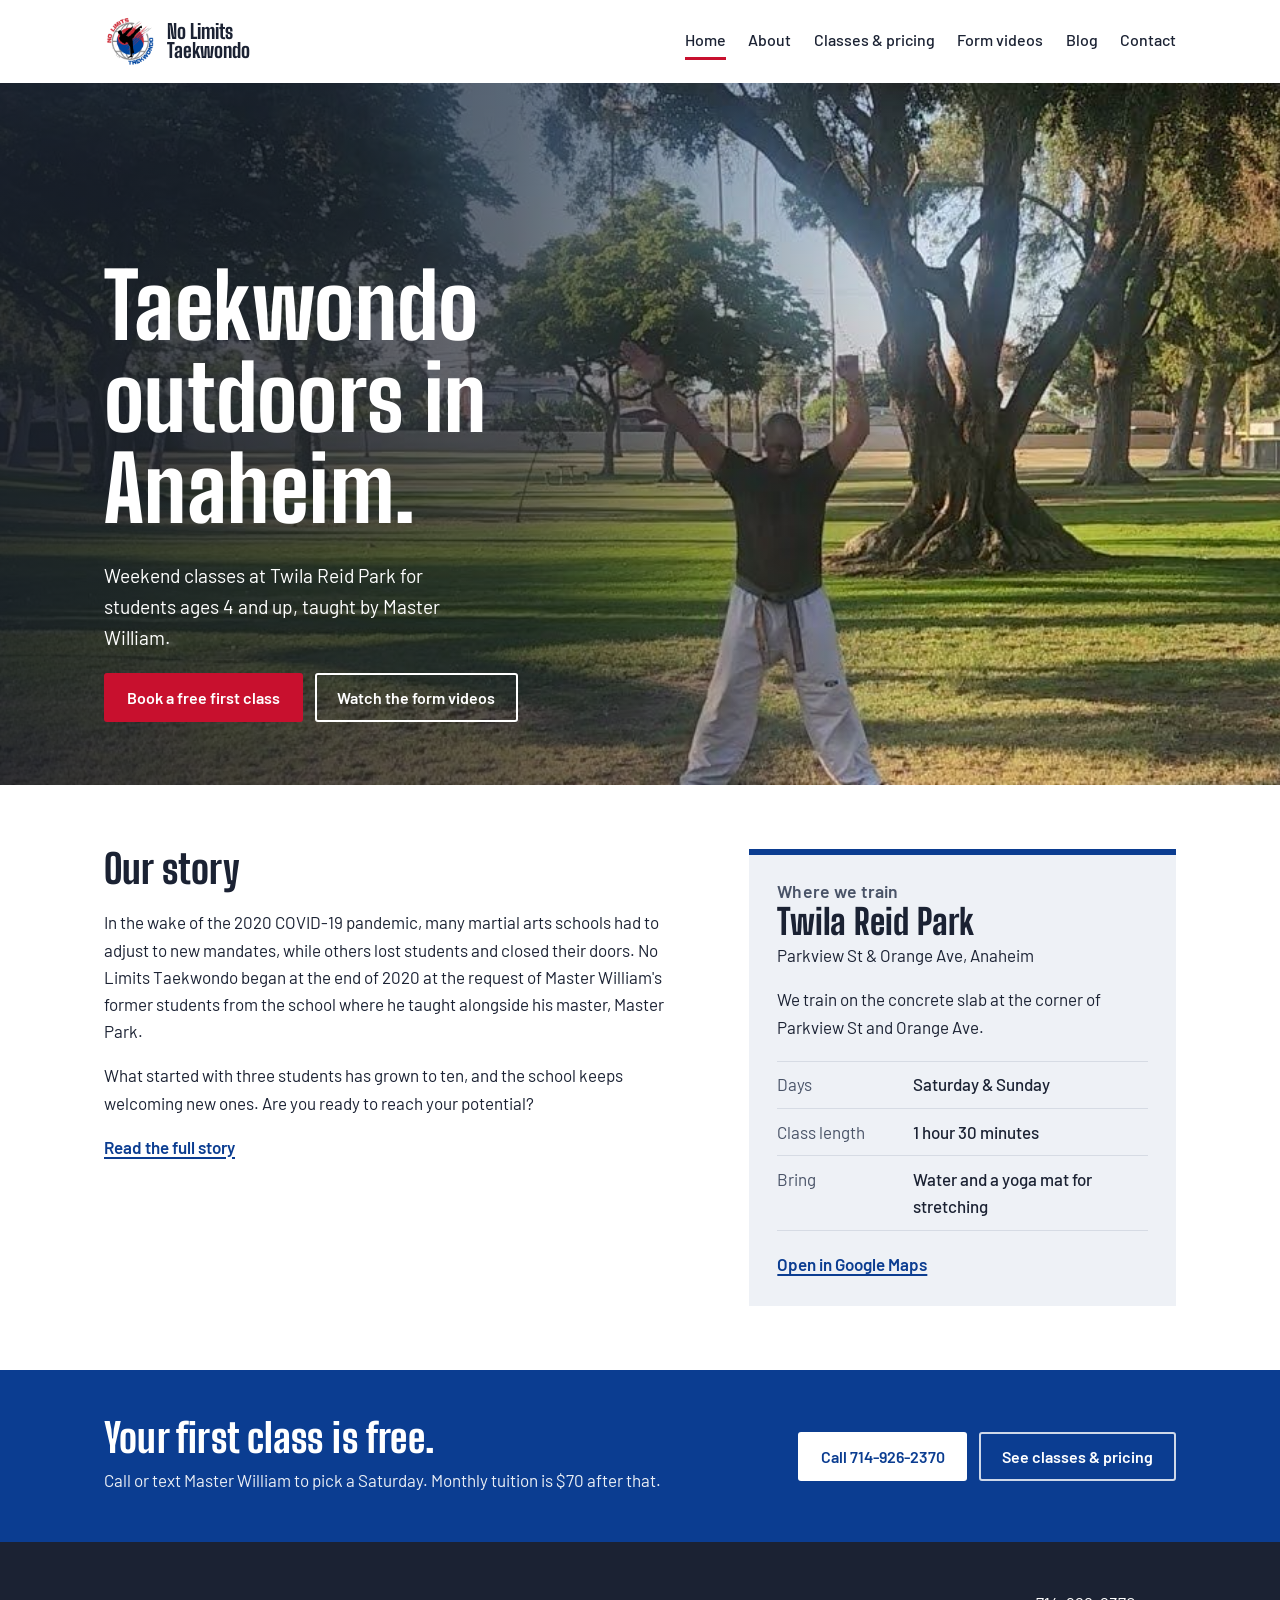
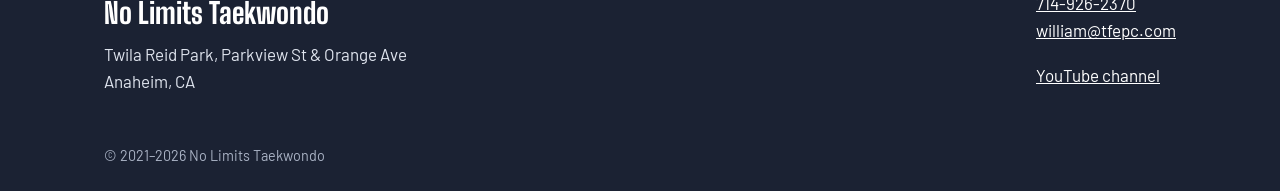
<file: index.html>
<!DOCTYPE html>
<html lang="en">
<head>
<meta charset="utf-8">
<meta name="viewport" content="width=device-width, initial-scale=1">
<title>No Limits Taekwondo</title>
<meta name="description" content="Weekend taekwondo classes at Twila Reid Park in Anaheim, CA for ages 4 and up. First class free.">
<meta property="og:title" content="No Limits Taekwondo">
<meta property="og:description" content="Weekend taekwondo classes at Twila Reid Park in Anaheim, CA for ages 4 and up. First class free.">
<meta property="og:image" content="https://nl-tkd.com/assets/park-hero.jpg">
<link rel="icon" href="assets/favicon.png">
<link rel="preconnect" href="https://fonts.googleapis.com"><link rel="preconnect" href="https://fonts.gstatic.com" crossorigin><link href="https://fonts.googleapis.com/css2?family=Big+Shoulders+Display:wght@600;800&family=Barlow:ital,wght@0,400;0,500;0,600;1,400&display=swap" rel="stylesheet">
<link rel="stylesheet" href="style.css">

</head>
<body>
<a class="skip" href="#main">Skip to content</a>
<header class="site-head">
  <a class="brand" href="index.html"><img src="assets/logo.png" alt="" width="52" height="51"><span>No Limits<br>Taekwondo</span></a>
  <nav aria-label="Main"><a href="index.html" aria-current="page">Home</a><a href="about.html">About</a><a href="classes.html">Classes & pricing</a><a href="forms.html">Form videos</a><a href="blog/">Blog</a><a href="contact.html">Contact</a></nav>
</header>
<main id="main">

<section class="hero">
  <img class="hero-img" src="assets/park-hero.jpg" alt="Master William leading a warm-up in the park" width="1280" height="495">
  <div class="hero-text">
    <h1>Taekwondo outdoors in Anaheim.</h1>
    <p>Weekend classes at Twila Reid Park for students ages 4 and up, taught by Master William.</p>
    <div class="actions">
      <a class="btn btn-red" href="contact.html">Book a free first class</a>
      <a class="btn btn-line" href="forms.html">Watch the form videos</a>
    </div>
  </div>
</section>

<section class="wrap split">
  <div>
    <h2>Our story</h2>
    <p>In the wake of the 2020 COVID-19 pandemic, many martial arts schools had to adjust to new mandates, while others lost students and closed their doors. No Limits Taekwondo began at the end of 2020 at the request of Master William's former students from the school where he taught alongside his master, Master Park.</p>
    <p>What started with three students has grown to ten, and the school keeps welcoming new ones. Are you ready to reach your potential?</p>
    <p><a class="text-link" href="about.html">Read the full story</a></p>
  </div>
  <aside class="where" aria-label="Where and when">
    <h3>Where we train</h3>
    <p class="big">Twila Reid Park</p>
    <p>Parkview St &amp; Orange Ave, Anaheim</p>
    <p class="note">We train on the concrete slab at the corner of Parkview St and Orange Ave.</p>
    <dl>
      <div><dt>Days</dt><dd>Saturday &amp; Sunday</dd></div>
      <div><dt>Class length</dt><dd>1 hour 30 minutes</dd></div>
      <div><dt>Bring</dt><dd>Water and a yoga mat for stretching</dd></div>
    </dl>
    <a class="text-link" href="https://www.google.com/maps/search/?api=1&query=Twila+Reid+Park+Parkview+St+and+Orange+Ave+Anaheim+CA" rel="noopener">Open in Google Maps</a>
  </aside>
</section>

<section class="band">
  <div class="wrap band-inner">
    <div>
      <h2>Your first class is free.</h2>
      <p>Call or text Master William to pick a Saturday. Monthly tuition is $70 after that.</p>
    </div>
    <div class="actions">
      <a class="btn btn-white" href="tel:+17149262370">Call 714-926-2370</a>
      <a class="btn btn-line-white" href="classes.html">See classes &amp; pricing</a>
    </div>
  </div>
</section>

</main>
<footer class="site-foot">
  <div class="foot-grid">
    <div>
      <p class="foot-name">No Limits Taekwondo</p>
      <p>Twila Reid Park, Parkview St &amp; Orange Ave<br>Anaheim, CA</p>
    </div>
    <div>
      <p><a href="tel:+17149262370">714-926-2370</a><br><a href="mailto:william@tfepc.com">william@tfepc.com</a></p>
      <p><a href="https://www.youtube.com/channel/UCAvq77fSspjntovQs4BeCqQ" rel="noopener">YouTube channel</a></p>
    </div>
  </div>
  <p class="copy">&copy; 2021&ndash;<span data-year>2026</span> No Limits Taekwondo</p>
</footer>
<script>document.querySelectorAll('[data-year]').forEach(e=>e.textContent=new Date().getFullYear());</script>
</body>
</html>
</file>
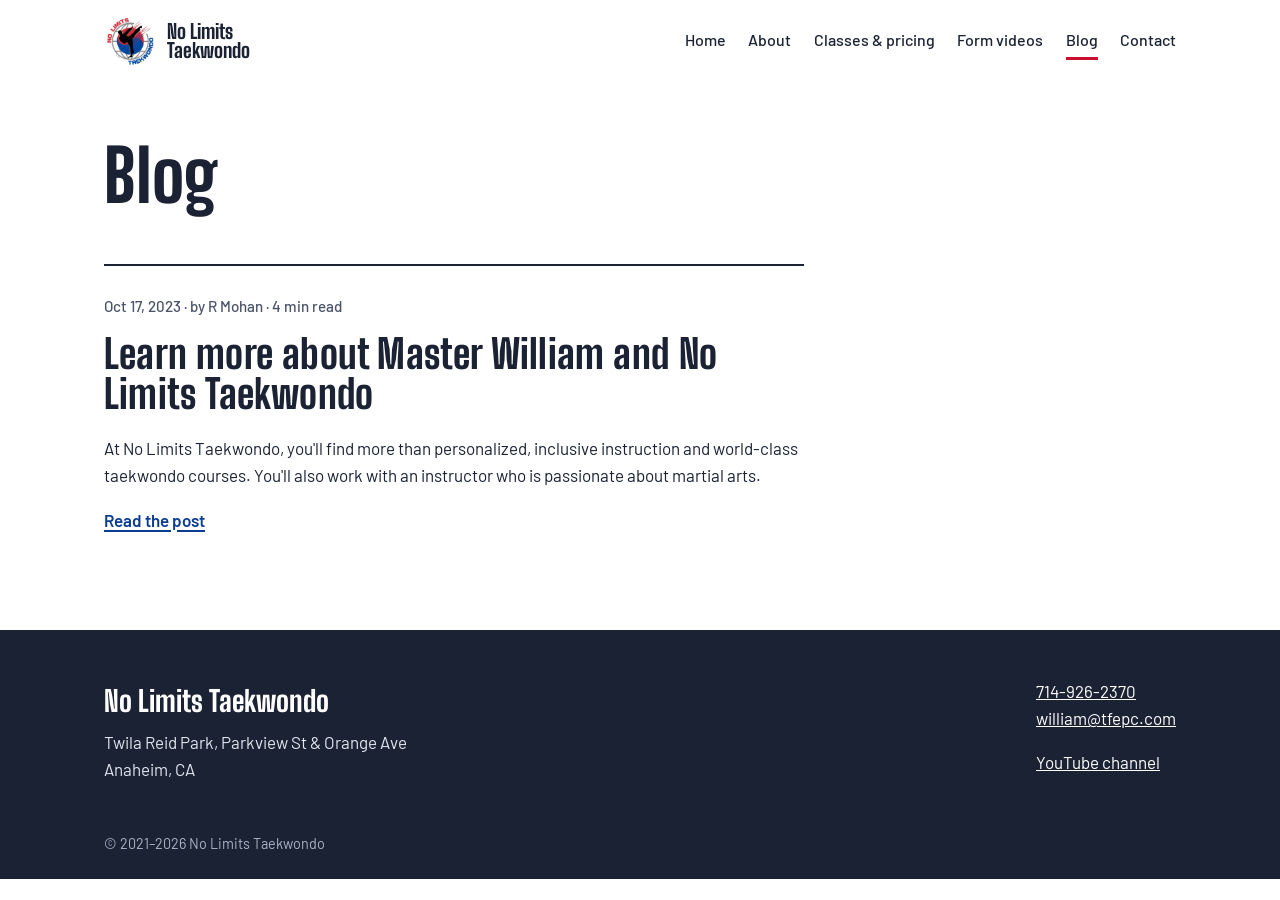
<file: blog/index.html>
<!DOCTYPE html>
<html lang="en">
<head>
<meta charset="utf-8">
<meta name="viewport" content="width=device-width, initial-scale=1">
<title>Blog | No Limits Taekwondo</title>
<meta name="description" content="News and stories from No Limits Taekwondo in Anaheim.">
<meta property="og:title" content="Blog | No Limits Taekwondo">
<meta property="og:description" content="News and stories from No Limits Taekwondo in Anaheim.">
<meta property="og:image" content="https://nl-tkd.com/assets/park-hero.jpg">
<link rel="icon" href="../assets/favicon.png">
<link rel="preconnect" href="https://fonts.googleapis.com"><link rel="preconnect" href="https://fonts.gstatic.com" crossorigin><link href="https://fonts.googleapis.com/css2?family=Big+Shoulders+Display:wght@600;800&family=Barlow:ital,wght@0,400;0,500;0,600;1,400&display=swap" rel="stylesheet">
<link rel="stylesheet" href="../style.css">

</head>
<body>
<a class="skip" href="#main">Skip to content</a>
<header class="site-head">
  <a class="brand" href="../index.html"><img src="../assets/logo.png" alt="" width="52" height="51"><span>No Limits<br>Taekwondo</span></a>
  <nav aria-label="Main"><a href="../index.html">Home</a><a href="../about.html">About</a><a href="../classes.html">Classes & pricing</a><a href="../forms.html">Form videos</a><a href="../blog/" aria-current="page">Blog</a><a href="../contact.html">Contact</a></nav>
</header>
<main id="main">

<section class="wrap page-head">
  <h1>Blog</h1>
</section>
<section class="wrap">
  <article class="post-card">
    <p class="meta">Oct 17, 2023 &middot; by R Mohan &middot; 4 min read</p>
    <h2><a href="master-william.html">Learn more about Master William and No Limits Taekwondo</a></h2>
    <p>At No Limits Taekwondo, you'll find more than personalized, inclusive instruction and world-class taekwondo courses. You'll also work with an instructor who is passionate about martial arts.</p>
    <a class="text-link" href="master-william.html">Read the post</a>
  </article>
</section>

</main>
<footer class="site-foot">
  <div class="foot-grid">
    <div>
      <p class="foot-name">No Limits Taekwondo</p>
      <p>Twila Reid Park, Parkview St &amp; Orange Ave<br>Anaheim, CA</p>
    </div>
    <div>
      <p><a href="tel:+17149262370">714-926-2370</a><br><a href="mailto:william@tfepc.com">william@tfepc.com</a></p>
      <p><a href="https://www.youtube.com/channel/UCAvq77fSspjntovQs4BeCqQ" rel="noopener">YouTube channel</a></p>
    </div>
  </div>
  <p class="copy">&copy; 2021&ndash;<span data-year>2026</span> No Limits Taekwondo</p>
</footer>
<script>document.querySelectorAll('[data-year]').forEach(e=>e.textContent=new Date().getFullYear());</script>
</body>
</html>
</file>
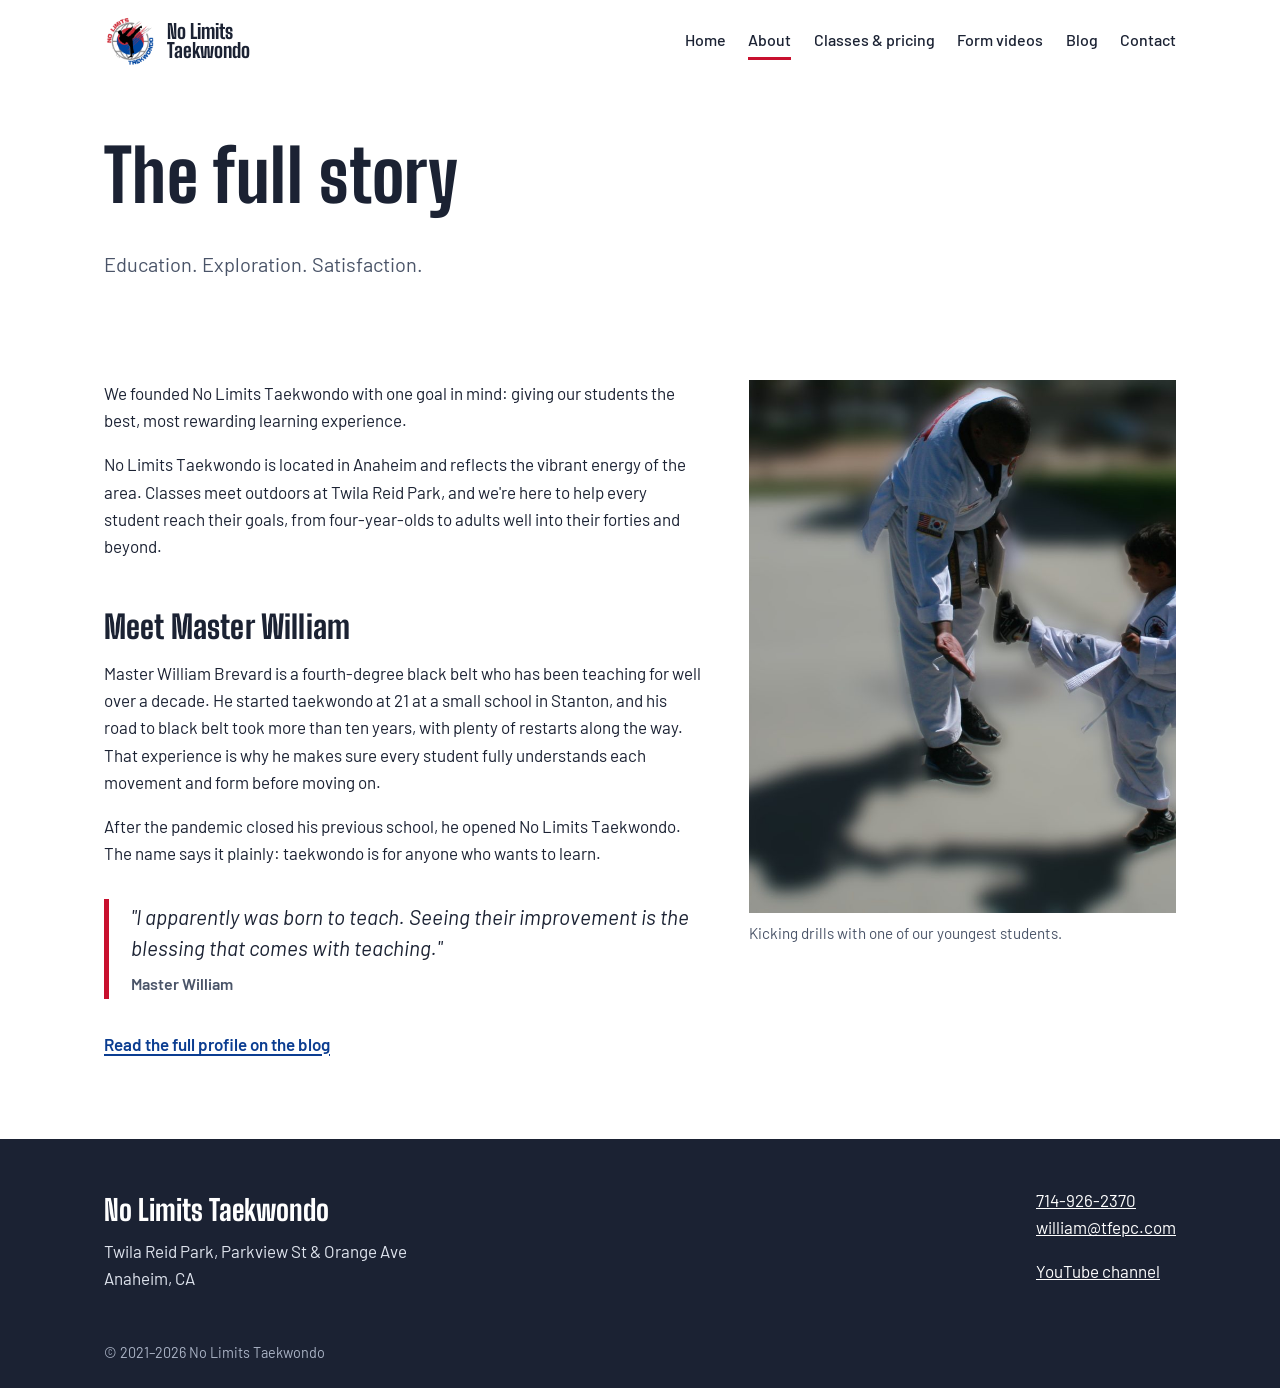
<file: about.html>
<!DOCTYPE html>
<html lang="en">
<head>
<meta charset="utf-8">
<meta name="viewport" content="width=device-width, initial-scale=1">
<title>About | No Limits Taekwondo</title>
<meta name="description" content="The story of No Limits Taekwondo and Master William, a fourth-degree black belt teaching in Anaheim.">
<meta property="og:title" content="About | No Limits Taekwondo">
<meta property="og:description" content="The story of No Limits Taekwondo and Master William, a fourth-degree black belt teaching in Anaheim.">
<meta property="og:image" content="https://nl-tkd.com/assets/park-hero.jpg">
<link rel="icon" href="assets/favicon.png">
<link rel="preconnect" href="https://fonts.googleapis.com"><link rel="preconnect" href="https://fonts.gstatic.com" crossorigin><link href="https://fonts.googleapis.com/css2?family=Big+Shoulders+Display:wght@600;800&family=Barlow:ital,wght@0,400;0,500;0,600;1,400&display=swap" rel="stylesheet">
<link rel="stylesheet" href="style.css">

</head>
<body>
<a class="skip" href="#main">Skip to content</a>
<header class="site-head">
  <a class="brand" href="index.html"><img src="assets/logo.png" alt="" width="52" height="51"><span>No Limits<br>Taekwondo</span></a>
  <nav aria-label="Main"><a href="index.html">Home</a><a href="about.html" aria-current="page">About</a><a href="classes.html">Classes & pricing</a><a href="forms.html">Form videos</a><a href="blog/">Blog</a><a href="contact.html">Contact</a></nav>
</header>
<main id="main">

<section class="wrap page-head">
  <h1>The full story</h1>
  <p class="lede">Education. Exploration. Satisfaction.</p>
</section>
<section class="wrap split">
  <div class="prose">
    <p>We founded No Limits Taekwondo with one goal in mind: giving our students the best, most rewarding learning experience.</p>
    <p>No Limits Taekwondo is located in Anaheim and reflects the vibrant energy of the area. Classes meet outdoors at Twila Reid Park, and we're here to help every student reach their goals, from four-year-olds to adults well into their forties and beyond.</p>
    <h2>Meet Master William</h2>
    <p>Master William Brevard is a fourth-degree black belt who has been teaching for well over a decade. He started taekwondo at 21 at a small school in Stanton, and his road to black belt took more than ten years, with plenty of restarts along the way. That experience is why he makes sure every student fully understands each movement and form before moving on.</p>
    <p>After the pandemic closed his previous school, he opened No Limits Taekwondo. The name says it plainly: taekwondo is for anyone who wants to learn.</p>
    <blockquote>"I apparently was born to teach. Seeing their improvement is the blessing that comes with teaching."<cite>Master William</cite></blockquote>
    <p><a class="text-link" href="blog/master-william.html">Read the full profile on the blog</a></p>
  </div>
  <figure class="photo">
    <img src="assets/class-photo.jpg" alt="A young student practicing a front kick toward Master William's hand" width="1000" height="1056" loading="lazy">
    <figcaption>Kicking drills with one of our youngest students.</figcaption>
  </figure>
</section>

</main>
<footer class="site-foot">
  <div class="foot-grid">
    <div>
      <p class="foot-name">No Limits Taekwondo</p>
      <p>Twila Reid Park, Parkview St &amp; Orange Ave<br>Anaheim, CA</p>
    </div>
    <div>
      <p><a href="tel:+17149262370">714-926-2370</a><br><a href="mailto:william@tfepc.com">william@tfepc.com</a></p>
      <p><a href="https://www.youtube.com/channel/UCAvq77fSspjntovQs4BeCqQ" rel="noopener">YouTube channel</a></p>
    </div>
  </div>
  <p class="copy">&copy; 2021&ndash;<span data-year>2026</span> No Limits Taekwondo</p>
</footer>
<script>document.querySelectorAll('[data-year]').forEach(e=>e.textContent=new Date().getFullYear());</script>
</body>
</html>
</file>
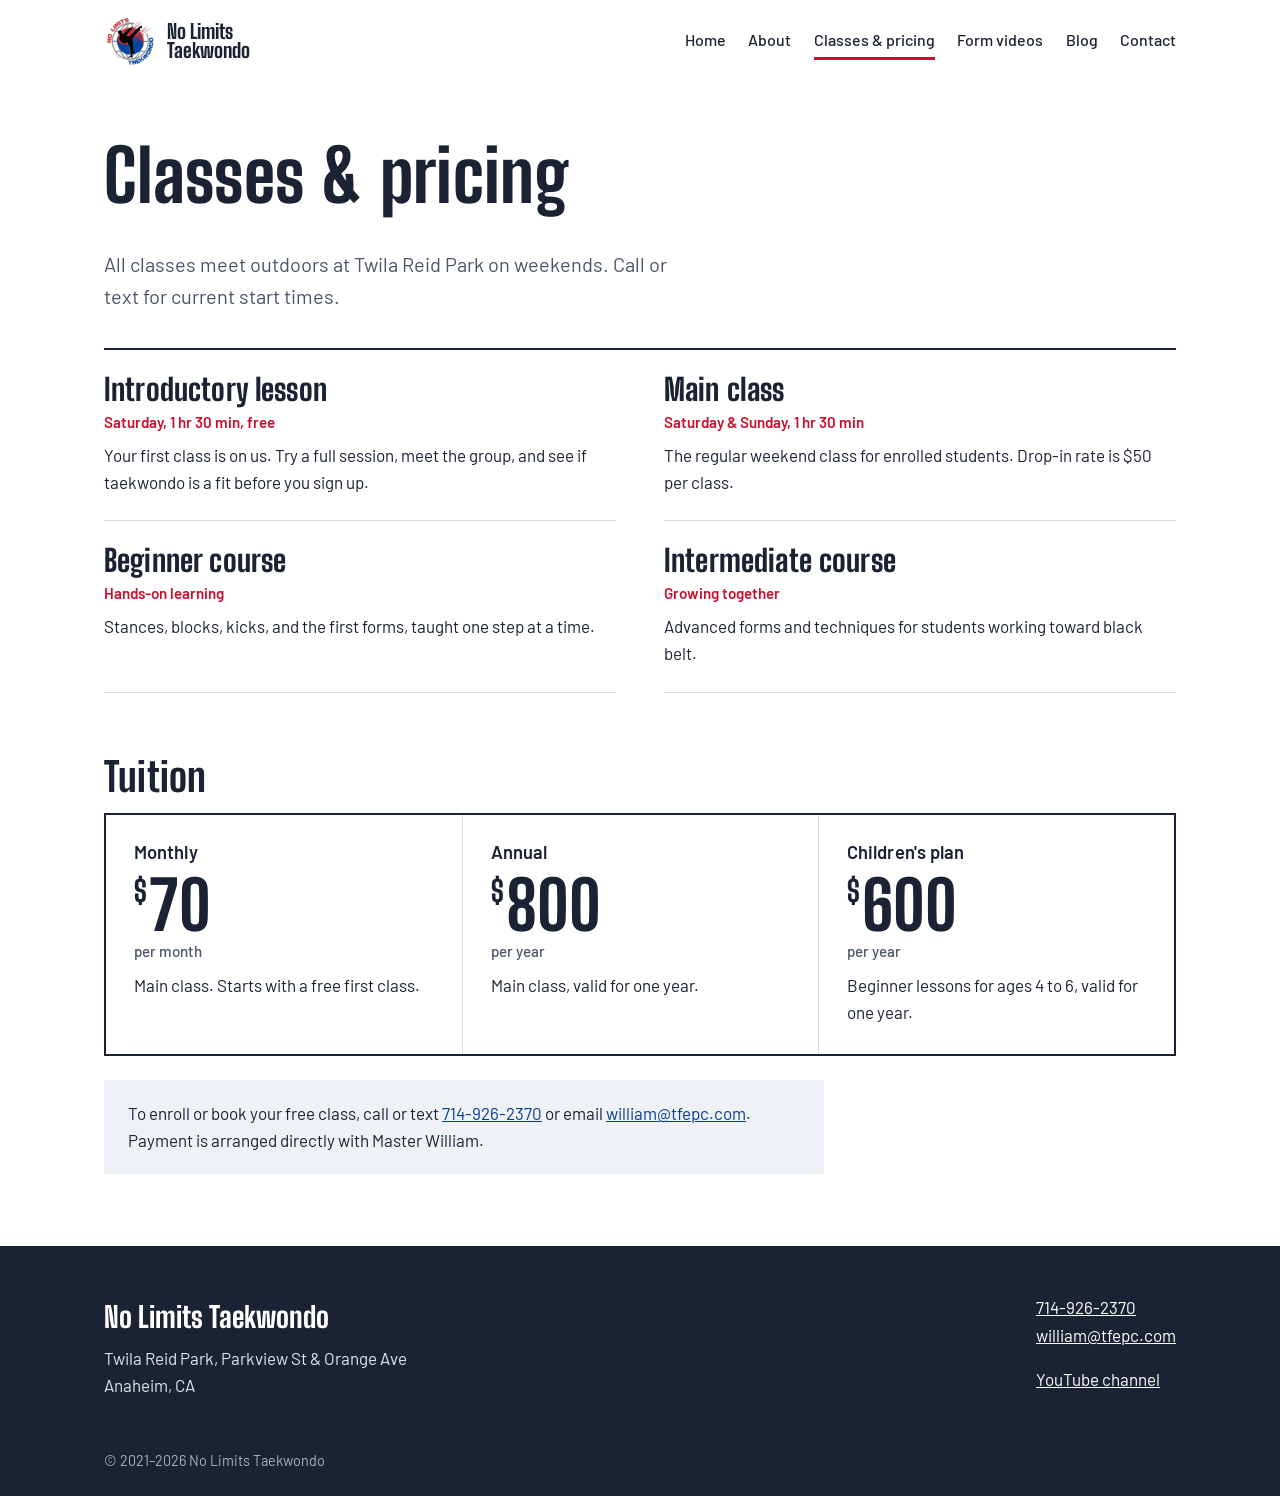
<file: classes.html>
<!DOCTYPE html>
<html lang="en">
<head>
<meta charset="utf-8">
<meta name="viewport" content="width=device-width, initial-scale=1">
<title>Classes & pricing | No Limits Taekwondo</title>
<meta name="description" content="Weekend taekwondo classes in Anaheim: free intro lesson, $70 monthly tuition, annual and children&#x27;s plans.">
<meta property="og:title" content="Classes & pricing | No Limits Taekwondo">
<meta property="og:description" content="Weekend taekwondo classes in Anaheim: free intro lesson, $70 monthly tuition, annual and children&#x27;s plans.">
<meta property="og:image" content="https://nl-tkd.com/assets/park-hero.jpg">
<link rel="icon" href="assets/favicon.png">
<link rel="preconnect" href="https://fonts.googleapis.com"><link rel="preconnect" href="https://fonts.gstatic.com" crossorigin><link href="https://fonts.googleapis.com/css2?family=Big+Shoulders+Display:wght@600;800&family=Barlow:ital,wght@0,400;0,500;0,600;1,400&display=swap" rel="stylesheet">
<link rel="stylesheet" href="style.css">

</head>
<body>
<a class="skip" href="#main">Skip to content</a>
<header class="site-head">
  <a class="brand" href="index.html"><img src="assets/logo.png" alt="" width="52" height="51"><span>No Limits<br>Taekwondo</span></a>
  <nav aria-label="Main"><a href="index.html">Home</a><a href="about.html">About</a><a href="classes.html" aria-current="page">Classes & pricing</a><a href="forms.html">Form videos</a><a href="blog/">Blog</a><a href="contact.html">Contact</a></nav>
</header>
<main id="main">

<section class="wrap page-head">
  <h1>Classes &amp; pricing</h1>
  <p class="lede">All classes meet outdoors at Twila Reid Park on weekends. Call or text for current start times.</p>
</section>

<section class="wrap">
  <div class="class-list">
    <article class="class-item">
      <h2>Introductory lesson</h2>
      <p class="meta">Saturday, 1 hr 30 min, free</p>
      <p>Your first class is on us. Try a full session, meet the group, and see if taekwondo is a fit before you sign up.</p>
    </article>
    <article class="class-item">
      <h2>Main class</h2>
      <p class="meta">Saturday &amp; Sunday, 1 hr 30 min</p>
      <p>The regular weekend class for enrolled students. Drop-in rate is $50 per class.</p>
    </article>
    <article class="class-item">
      <h2>Beginner course</h2>
      <p class="meta">Hands-on learning</p>
      <p>Stances, blocks, kicks, and the first forms, taught one step at a time.</p>
    </article>
    <article class="class-item">
      <h2>Intermediate course</h2>
      <p class="meta">Growing together</p>
      <p>Advanced forms and techniques for students working toward black belt.</p>
    </article>
  </div>
</section>

<section class="wrap">
  <h2 class="section-title">Tuition</h2>
  <div class="price-table" role="table" aria-label="Tuition plans">
    <div class="price" role="row">
      <h3 role="rowheader">Monthly</h3>
      <p class="amount" role="cell"><span>$</span>70<small>per month</small></p>
      <p role="cell">Main class. Starts with a free first class.</p>
    </div>
    <div class="price" role="row">
      <h3 role="rowheader">Annual</h3>
      <p class="amount" role="cell"><span>$</span>800<small>per year</small></p>
      <p role="cell">Main class, valid for one year.</p>
    </div>
    <div class="price" role="row">
      <h3 role="rowheader">Children's plan</h3>
      <p class="amount" role="cell"><span>$</span>600<small>per year</small></p>
      <p role="cell">Beginner lessons for ages 4 to 6, valid for one year.</p>
    </div>
  </div>
  <div class="enroll">
    <p>To enroll or book your free class, call or text <a href="tel:+17149262370">714-926-2370</a> or email <a href="mailto:william@tfepc.com">william@tfepc.com</a>. Payment is arranged directly with Master William.</p>
  </div>
</section>

</main>
<footer class="site-foot">
  <div class="foot-grid">
    <div>
      <p class="foot-name">No Limits Taekwondo</p>
      <p>Twila Reid Park, Parkview St &amp; Orange Ave<br>Anaheim, CA</p>
    </div>
    <div>
      <p><a href="tel:+17149262370">714-926-2370</a><br><a href="mailto:william@tfepc.com">william@tfepc.com</a></p>
      <p><a href="https://www.youtube.com/channel/UCAvq77fSspjntovQs4BeCqQ" rel="noopener">YouTube channel</a></p>
    </div>
  </div>
  <p class="copy">&copy; 2021&ndash;<span data-year>2026</span> No Limits Taekwondo</p>
</footer>
<script>document.querySelectorAll('[data-year]').forEach(e=>e.textContent=new Date().getFullYear());</script>
</body>
</html>
</file>
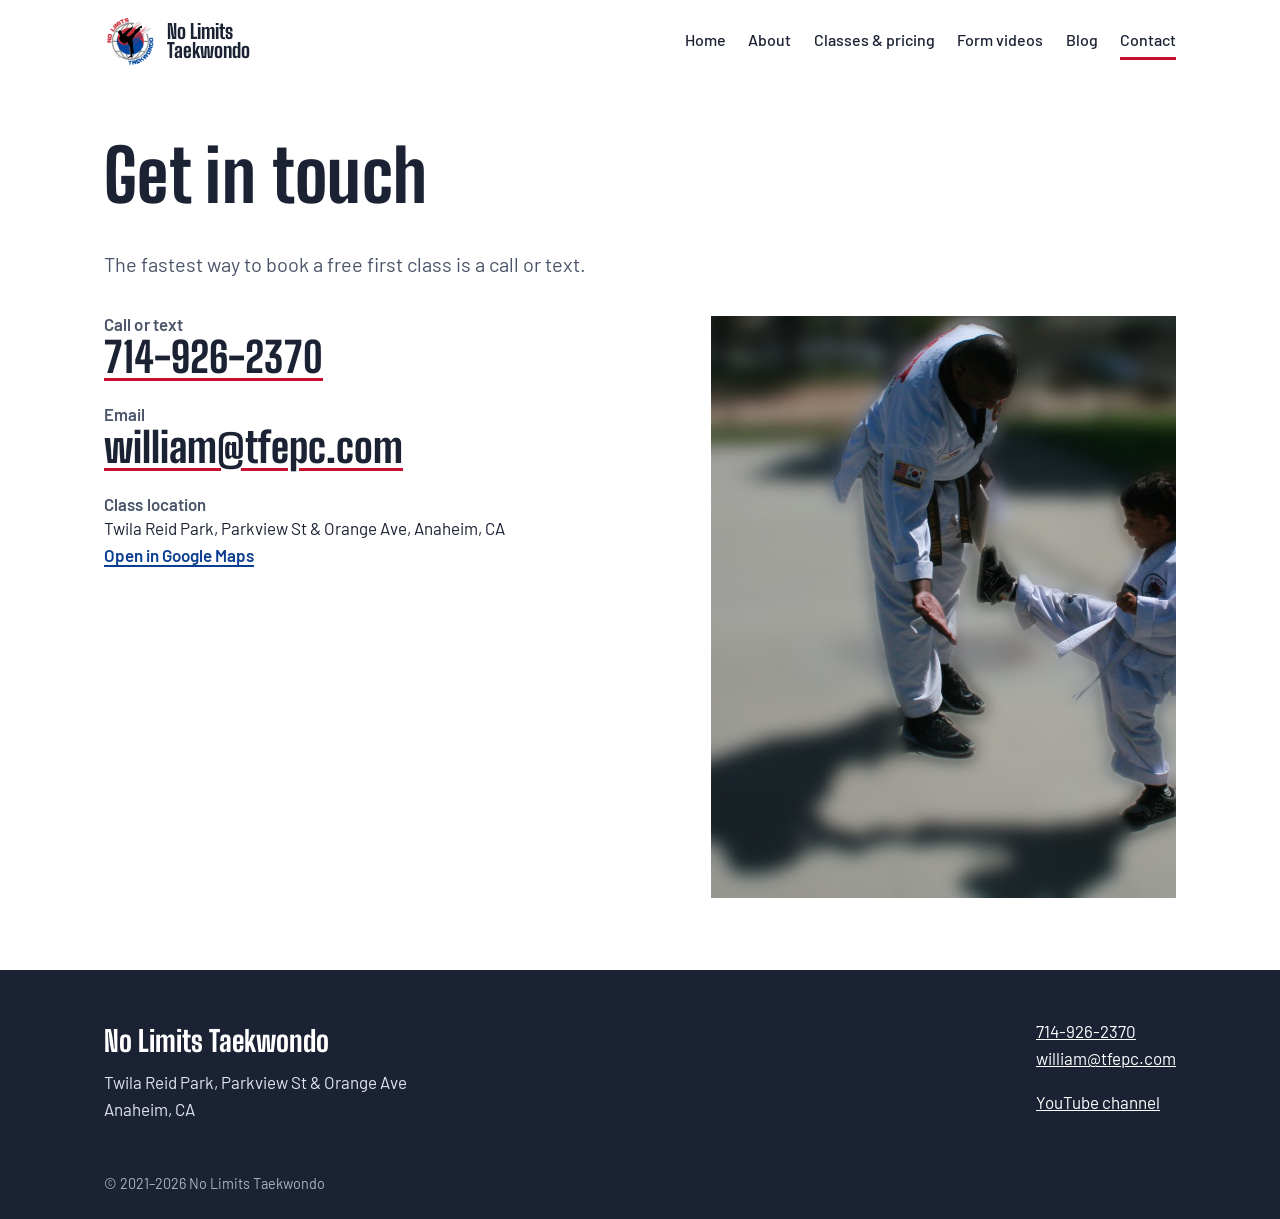
<file: contact.html>
<!DOCTYPE html>
<html lang="en">
<head>
<meta charset="utf-8">
<meta name="viewport" content="width=device-width, initial-scale=1">
<title>Contact | No Limits Taekwondo</title>
<meta name="description" content="Contact No Limits Taekwondo in Anaheim: 714-926-2370, william@tfepc.com.">
<meta property="og:title" content="Contact | No Limits Taekwondo">
<meta property="og:description" content="Contact No Limits Taekwondo in Anaheim: 714-926-2370, william@tfepc.com.">
<meta property="og:image" content="https://nl-tkd.com/assets/park-hero.jpg">
<link rel="icon" href="assets/favicon.png">
<link rel="preconnect" href="https://fonts.googleapis.com"><link rel="preconnect" href="https://fonts.gstatic.com" crossorigin><link href="https://fonts.googleapis.com/css2?family=Big+Shoulders+Display:wght@600;800&family=Barlow:ital,wght@0,400;0,500;0,600;1,400&display=swap" rel="stylesheet">
<link rel="stylesheet" href="style.css">

</head>
<body>
<a class="skip" href="#main">Skip to content</a>
<header class="site-head">
  <a class="brand" href="index.html"><img src="assets/logo.png" alt="" width="52" height="51"><span>No Limits<br>Taekwondo</span></a>
  <nav aria-label="Main"><a href="index.html">Home</a><a href="about.html">About</a><a href="classes.html">Classes & pricing</a><a href="forms.html">Form videos</a><a href="blog/">Blog</a><a href="contact.html" aria-current="page">Contact</a></nav>
</header>
<main id="main">

<section class="wrap page-head">
  <h1>Get in touch</h1>
  <p class="lede">The fastest way to book a free first class is a call or text.</p>
</section>
<section class="wrap contact-grid">
  <div class="contact-card">
    <h2>Call or text</h2>
    <p class="big"><a href="tel:+17149262370">714-926-2370</a></p>
    <h2>Email</h2>
    <p class="big"><a href="mailto:william@tfepc.com?subject=No%20Limits%20Taekwondo%20question">william@tfepc.com</a></p>
    <h2>Class location</h2>
    <p>Twila Reid Park, Parkview St &amp; Orange Ave, Anaheim, CA<br><a class="text-link" href="https://www.google.com/maps/search/?api=1&query=Twila+Reid+Park+Parkview+St+and+Orange+Ave+Anaheim+CA" rel="noopener">Open in Google Maps</a></p>
  </div>
  <!--
    CONTACT FORM (optional): create a free form at https://formspree.io,
    replace YOUR_FORM_ID below, then delete these comment markers.
  <form class="contact-form" action="https://formspree.io/f/YOUR_FORM_ID" method="POST">
    <h2>Send a message</h2>
    <label>Name<input name="name" required autocomplete="name"></label>
    <label>Email<input type="email" name="email" required autocomplete="email"></label>
    <label>Phone (optional)<input type="tel" name="phone" autocomplete="tel"></label>
    <label>Message<textarea name="message" rows="5" required></textarea></label>
    <button class="btn btn-red" type="submit">Send message</button>
  </form>
  -->
  <figure class="photo">
    <img src="assets/class-photo.jpg" alt="A young student practicing a front kick toward Master William's hand" width="1000" height="1056" loading="lazy">
  </figure>
</section>

</main>
<footer class="site-foot">
  <div class="foot-grid">
    <div>
      <p class="foot-name">No Limits Taekwondo</p>
      <p>Twila Reid Park, Parkview St &amp; Orange Ave<br>Anaheim, CA</p>
    </div>
    <div>
      <p><a href="tel:+17149262370">714-926-2370</a><br><a href="mailto:william@tfepc.com">william@tfepc.com</a></p>
      <p><a href="https://www.youtube.com/channel/UCAvq77fSspjntovQs4BeCqQ" rel="noopener">YouTube channel</a></p>
    </div>
  </div>
  <p class="copy">&copy; 2021&ndash;<span data-year>2026</span> No Limits Taekwondo</p>
</footer>
<script>document.querySelectorAll('[data-year]').forEach(e=>e.textContent=new Date().getFullYear());</script>
</body>
</html>
</file>
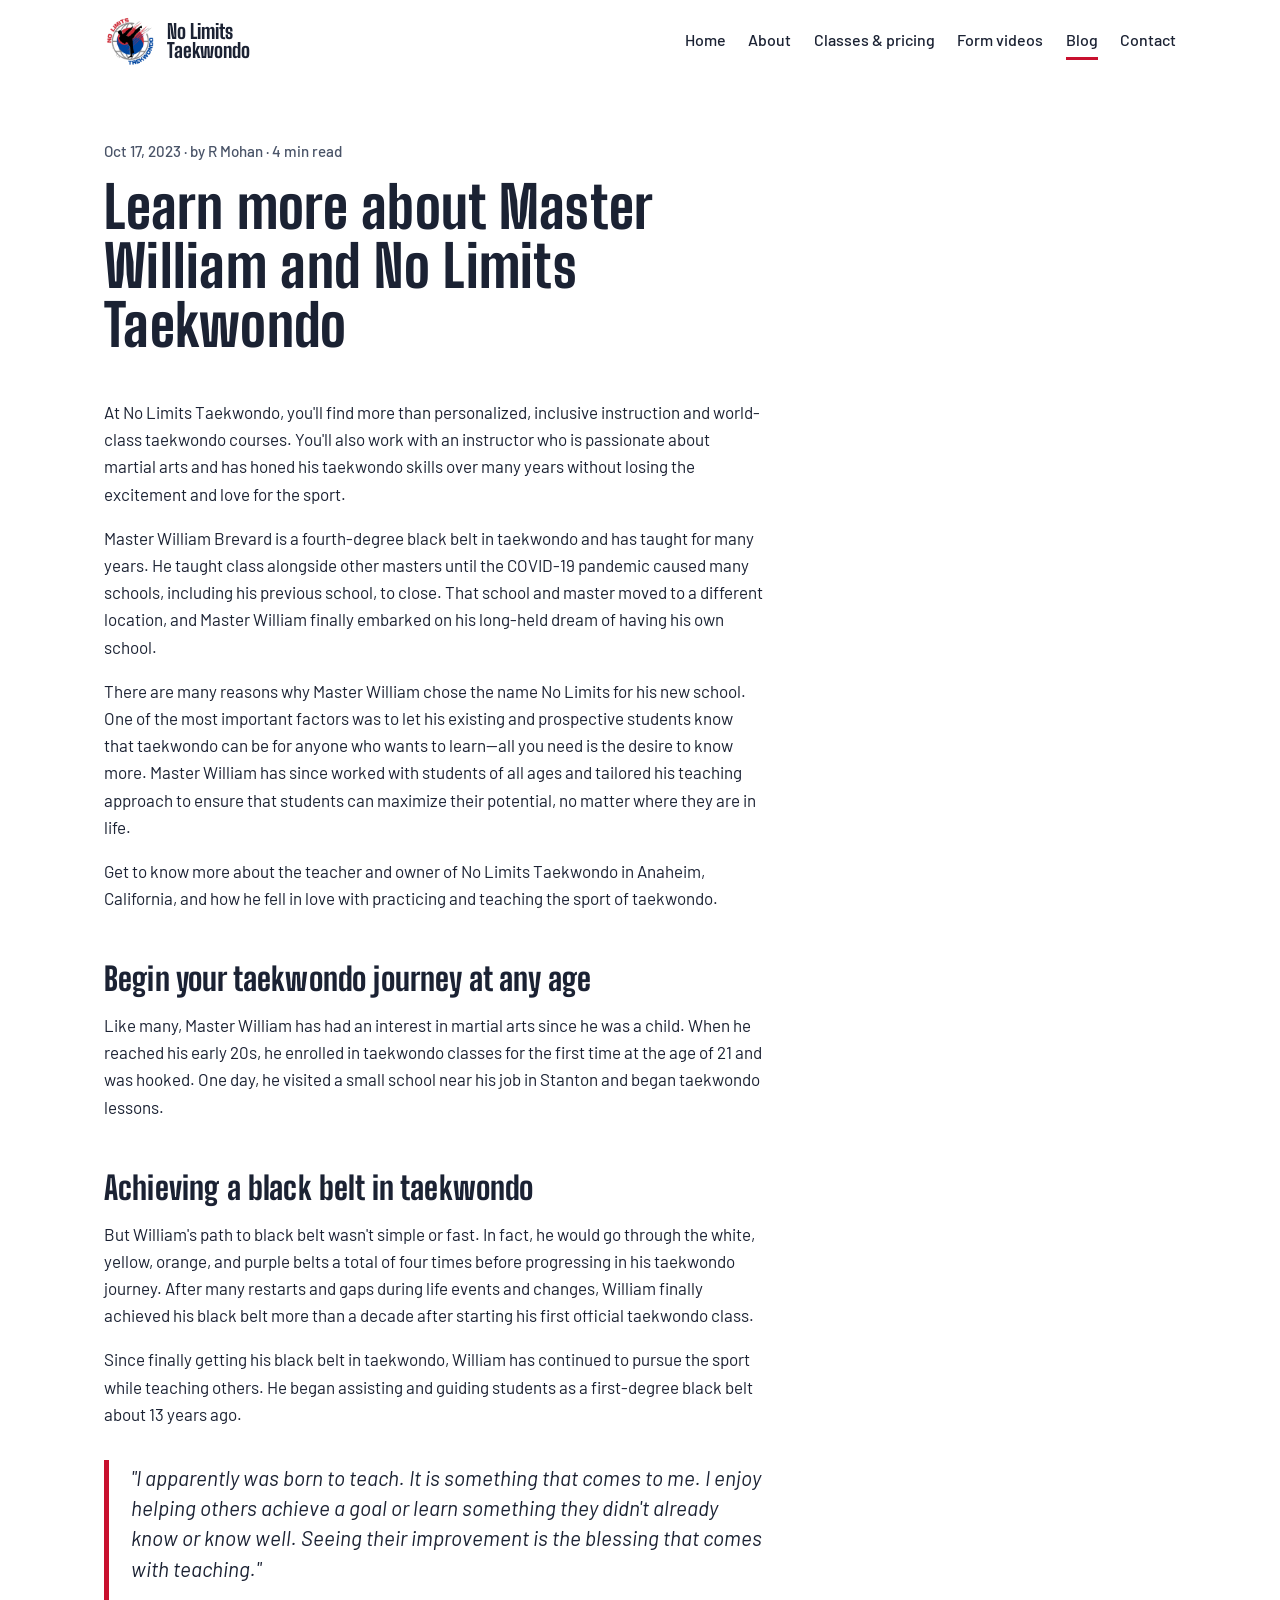
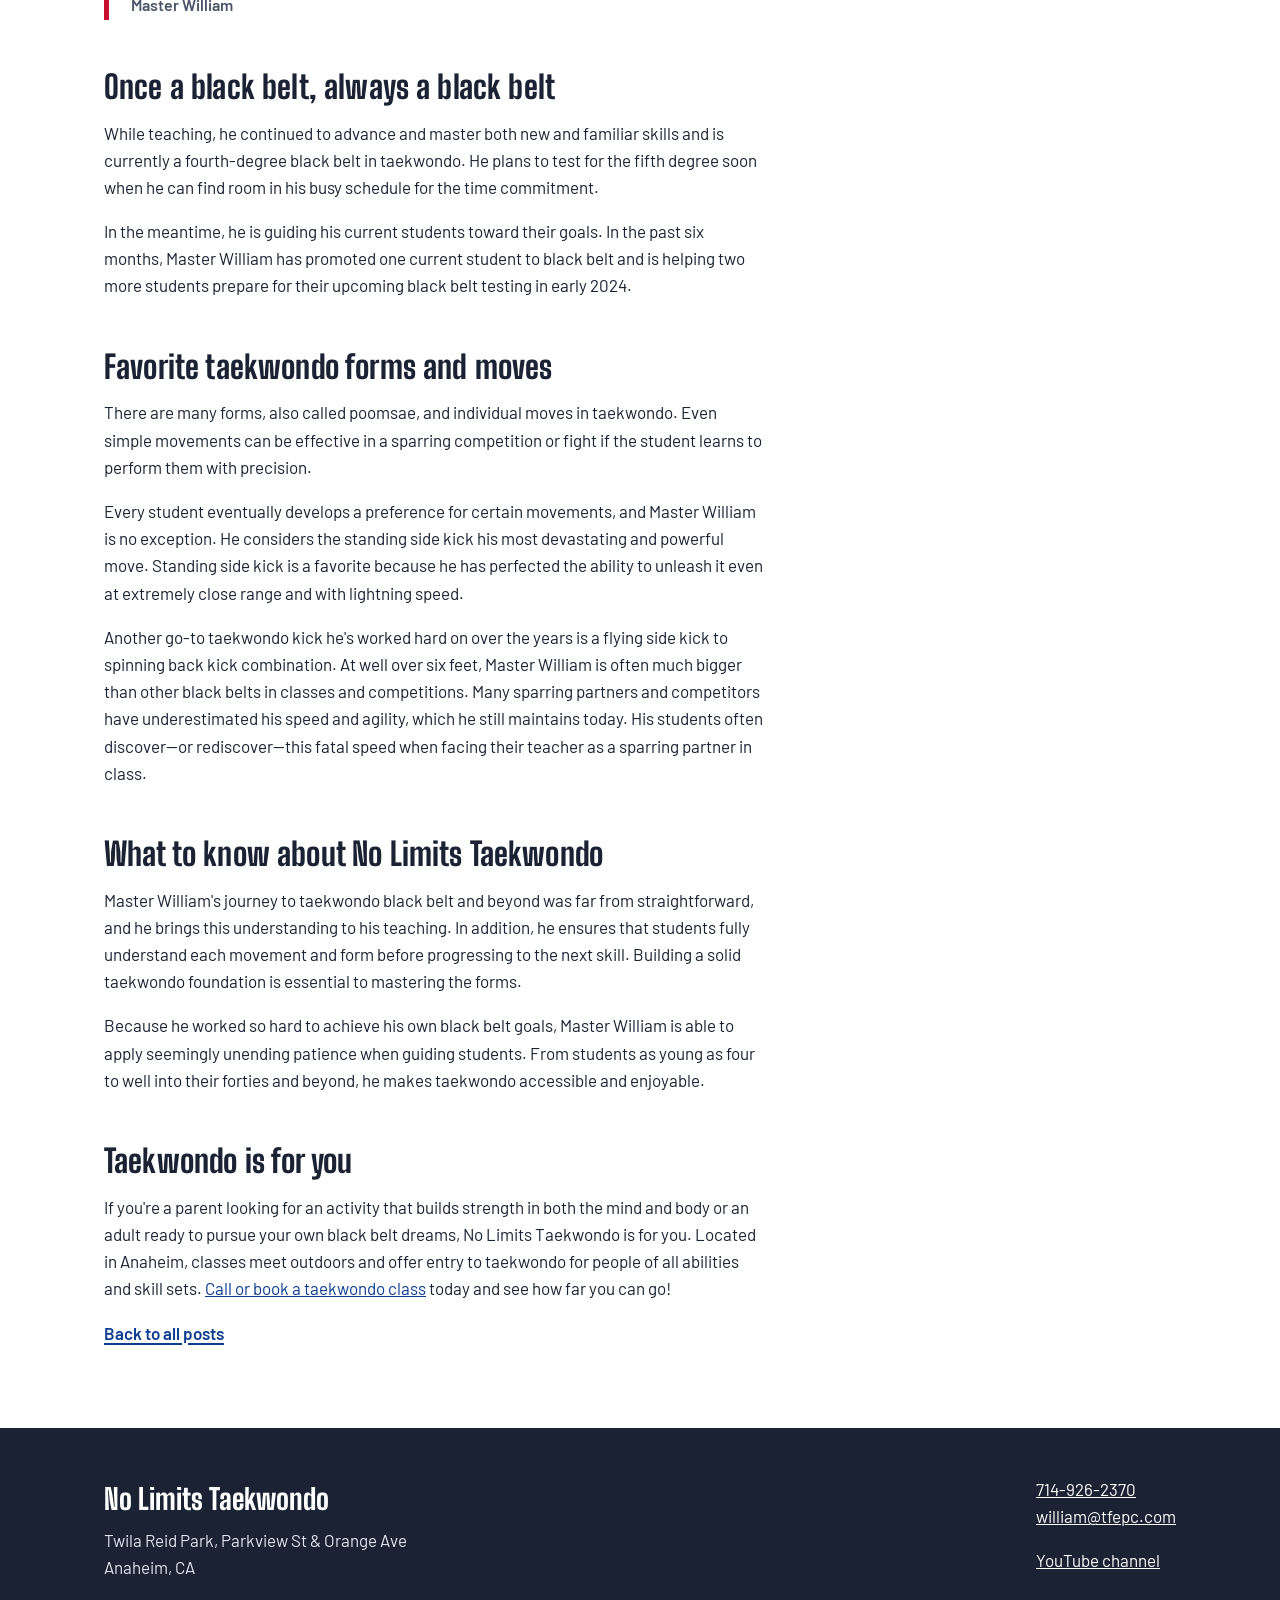
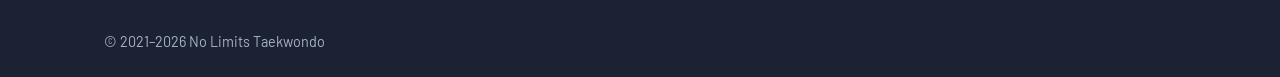
<file: blog/master-william.html>
<!DOCTYPE html>
<html lang="en">
<head>
<meta charset="utf-8">
<meta name="viewport" content="width=device-width, initial-scale=1">
<title>Learn more about Master William | No Limits Taekwondo</title>
<meta name="description" content="Profile of Master William Brevard, fourth-degree black belt and founder of No Limits Taekwondo in Anaheim.">
<meta property="og:title" content="Learn more about Master William | No Limits Taekwondo">
<meta property="og:description" content="Profile of Master William Brevard, fourth-degree black belt and founder of No Limits Taekwondo in Anaheim.">
<meta property="og:image" content="https://nl-tkd.com/assets/park-hero.jpg">
<link rel="icon" href="../assets/favicon.png">
<link rel="preconnect" href="https://fonts.googleapis.com"><link rel="preconnect" href="https://fonts.gstatic.com" crossorigin><link href="https://fonts.googleapis.com/css2?family=Big+Shoulders+Display:wght@600;800&family=Barlow:ital,wght@0,400;0,500;0,600;1,400&display=swap" rel="stylesheet">
<link rel="stylesheet" href="../style.css">

</head>
<body>
<a class="skip" href="#main">Skip to content</a>
<header class="site-head">
  <a class="brand" href="../index.html"><img src="../assets/logo.png" alt="" width="52" height="51"><span>No Limits<br>Taekwondo</span></a>
  <nav aria-label="Main"><a href="../index.html">Home</a><a href="../about.html">About</a><a href="../classes.html">Classes & pricing</a><a href="../forms.html">Form videos</a><a href="../blog/" aria-current="page">Blog</a><a href="../contact.html">Contact</a></nav>
</header>
<main id="main">

<article class="wrap post">
  <header class="page-head">
    <p class="meta">Oct 17, 2023 &middot; by R Mohan &middot; 4 min read</p>
    <h1>Learn more about Master William and No Limits Taekwondo</h1>
  </header>
  <div class="prose">
<p>At No Limits Taekwondo, you'll find more than personalized, inclusive instruction and world-class taekwondo courses. You'll also work with an instructor who is passionate about martial arts and has honed his taekwondo skills over many years without losing the excitement and love for the sport.</p>
<p>Master William Brevard is a fourth-degree black belt in taekwondo and has taught for many years. He taught class alongside other masters until the COVID-19 pandemic caused many schools, including his previous school, to close. That school and master moved to a different location, and Master William finally embarked on his long-held dream of having his own school.</p>
<p>There are many reasons why Master William chose the name No Limits for his new school. One of the most important factors was to let his existing and prospective students know that taekwondo can be for anyone who wants to learn—all you need is the desire to know more. Master William has since worked with students of all ages and tailored his teaching approach to ensure that students can maximize their potential, no matter where they are in life.</p>
<p>Get to know more about the teacher and owner of No Limits Taekwondo in Anaheim, California, and how he fell in love with practicing and teaching the sport of taekwondo.</p>
<h2>Begin your taekwondo journey at any age</h2>
<p>Like many, Master William has had an interest in martial arts since he was a child. When he reached his early 20s, he enrolled in taekwondo classes for the first time at the age of 21 and was hooked. One day, he visited a small school near his job in Stanton and began taekwondo lessons.</p>
<h2>Achieving a black belt in taekwondo</h2>
<p>But William's path to black belt wasn't simple or fast. In fact, he would go through the white, yellow, orange, and purple belts a total of four times before progressing in his taekwondo journey. After many restarts and gaps during life events and changes, William finally achieved his black belt more than a decade after starting his first official taekwondo class.</p>
<p>Since finally getting his black belt in taekwondo, William has continued to pursue the sport while teaching others. He began assisting and guiding students as a first-degree black belt about 13 years ago.</p>
<blockquote>"I apparently was born to teach. It is something that comes to me. I enjoy helping others achieve a goal or learn something they didn't already know or know well. Seeing their improvement is the blessing that comes with teaching."<cite>Master William</cite></blockquote>
<h2>Once a black belt, always a black belt</h2>
<p>While teaching, he continued to advance and master both new and familiar skills and is currently a fourth-degree black belt in taekwondo. He plans to test for the fifth degree soon when he can find room in his busy schedule for the time commitment.</p>
<p>In the meantime, he is guiding his current students toward their goals. In the past six months, Master William has promoted one current student to black belt and is helping two more students prepare for their upcoming black belt testing in early 2024.</p>
<h2>Favorite taekwondo forms and moves</h2>
<p>There are many forms, also called poomsae, and individual moves in taekwondo. Even simple movements can be effective in a sparring competition or fight if the student learns to perform them with precision.</p>
<p>Every student eventually develops a preference for certain movements, and Master William is no exception. He considers the standing side kick his most devastating and powerful move. Standing side kick is a favorite because he has perfected the ability to unleash it even at extremely close range and with lightning speed.</p>
<p>Another go-to taekwondo kick he's worked hard on over the years is a flying side kick to spinning back kick combination. At well over six feet, Master William is often much bigger than other black belts in classes and competitions. Many sparring partners and competitors have underestimated his speed and agility, which he still maintains today. His students often discover—or rediscover—this fatal speed when facing their teacher as a sparring partner in class.</p>
<h2>What to know about No Limits Taekwondo</h2>
<p>Master William's journey to taekwondo black belt and beyond was far from straightforward, and he brings this understanding to his teaching. In addition, he ensures that students fully understand each movement and form before progressing to the next skill. Building a solid taekwondo foundation is essential to mastering the forms.</p>
<p>Because he worked so hard to achieve his own black belt goals, Master William is able to apply seemingly unending patience when guiding students. From students as young as four to well into their forties and beyond, he makes taekwondo accessible and enjoyable.</p>
<h2>Taekwondo is for you</h2>
<p>If you're a parent looking for an activity that builds strength in both the mind and body or an adult ready to pursue your own black belt dreams, No Limits Taekwondo is for you. Located in Anaheim, classes meet outdoors and offer entry to taekwondo for people of all abilities and skill sets. <a href="../contact.html">Call or book a taekwondo class</a> today and see how far you can go!</p>
  </div>
  <p><a class="text-link" href="index.html">Back to all posts</a></p>
</article>

</main>
<footer class="site-foot">
  <div class="foot-grid">
    <div>
      <p class="foot-name">No Limits Taekwondo</p>
      <p>Twila Reid Park, Parkview St &amp; Orange Ave<br>Anaheim, CA</p>
    </div>
    <div>
      <p><a href="tel:+17149262370">714-926-2370</a><br><a href="mailto:william@tfepc.com">william@tfepc.com</a></p>
      <p><a href="https://www.youtube.com/channel/UCAvq77fSspjntovQs4BeCqQ" rel="noopener">YouTube channel</a></p>
    </div>
  </div>
  <p class="copy">&copy; 2021&ndash;<span data-year>2026</span> No Limits Taekwondo</p>
</footer>
<script>document.querySelectorAll('[data-year]').forEach(e=>e.textContent=new Date().getFullYear());</script>
</body>
</html>
</file>
<file: style.css>
/* No Limits Taekwondo — palette taken from the logo (taegeuk red and blue) */
:root {
  --red: #c8102e;
  --red-dark: #9e0c24;
  --blue: #0b3d91;
  --ink: #1b2233;        /* blue-black from the logo's navy */
  --slate: #4a5468;
  --mist: #eef1f6;
  --line: #d6dbe4;
  --paper: #ffffff;
  --display: "Big Shoulders Display", "Arial Narrow", "Helvetica Neue", Arial, sans-serif;
  --body: "Barlow", "Segoe UI", "Helvetica Neue", Arial, sans-serif;
  --wrap: 1120px;
}

*, *::before, *::after { box-sizing: border-box; }
html { -webkit-text-size-adjust: 100%; }
body {
  margin: 0;
  font-family: var(--body);
  font-size: 1.0625rem;
  line-height: 1.6;
  color: var(--ink);
  background: var(--paper);
}
img { max-width: 100%; height: auto; display: block; }
a { color: var(--blue); }
a:hover { color: var(--red); }
:focus-visible { outline: 3px solid var(--red); outline-offset: 3px; }

h1, h2, h3 { font-family: var(--display); font-weight: 800; line-height: 1.02; margin: 0 0 .5em; letter-spacing: .005em; }
h1 { font-size: clamp(2.6rem, 6vw, 4.5rem); }
h2 { font-size: clamp(1.8rem, 3.4vw, 2.5rem); }
h3 { font-size: 1.5rem; }
p { margin: 0 0 1em; }

.skip { position: absolute; left: -999px; top: 0; background: var(--ink); color: #fff; padding: .6rem 1rem; z-index: 10; }
.skip:focus { left: 1rem; }

.wrap { max-width: var(--wrap); margin: 0 auto; padding: 0 1.5rem; }

/* ---------- Header ---------- */
.site-head {
  display: flex; align-items: center; justify-content: space-between; gap: 1rem 2rem;
  flex-wrap: wrap;
  max-width: var(--wrap); margin: 0 auto; padding: 1rem 1.5rem;
}
.brand { display: flex; align-items: center; gap: .7rem; text-decoration: none; color: var(--ink); }
.brand span { font-family: var(--display); font-weight: 800; font-size: 1.25rem; line-height: .95; }
.site-head nav { display: flex; flex-wrap: wrap; gap: .25rem 1.4rem; }
.site-head nav a {
  color: var(--ink); text-decoration: none; font-weight: 500; font-size: 1rem;
  padding: .3rem 0; border-bottom: 3px solid transparent;
}
.site-head nav a:hover { color: var(--red); }
.site-head nav a[aria-current="page"] { border-bottom-color: var(--red); }

@media (max-width: 720px) {
  .site-head nav { width: 100%; gap: .1rem 1.1rem; }
}

/* ---------- Buttons ---------- */
.actions { display: flex; flex-wrap: wrap; gap: .75rem; }
.btn {
  display: inline-block; padding: .8rem 1.3rem; font-weight: 600; text-decoration: none;
  border: 2px solid transparent; border-radius: 3px; font-size: 1rem; line-height: 1.2; cursor: pointer;
}
.btn-red { background: var(--red); color: #fff; }
.btn-red:hover { background: var(--red-dark); color: #fff; }
.btn-line { border-color: #fff; color: #fff; }
.btn-line:hover { background: #fff; color: var(--ink); }
.btn-white { background: #fff; color: var(--blue); }
.btn-white:hover { background: var(--mist); color: var(--blue); }
.btn-line-white { border-color: rgba(255,255,255,.8); color: #fff; }
.btn-line-white:hover { background: rgba(255,255,255,.12); color: #fff; }
.text-link { font-weight: 600; text-decoration-thickness: 2px; text-underline-offset: 3px; }

/* ---------- Hero ---------- */
.hero {
  position: relative; color: #fff; background: var(--ink); overflow: hidden;
  min-height: clamp(520px, 78vh, 720px); display: flex; align-items: flex-end;
}
.hero-img {
  position: absolute; inset: 0; width: 100%; height: 100%; object-fit: cover; object-position: 5% 40%;
}
.hero::after {
  content: ""; position: absolute; inset: 0;
  background: linear-gradient(90deg, rgba(20,26,40,.85) 0%, rgba(20,26,40,.6) 40%, rgba(20,26,40,0) 72%);
}
.hero-text {
  position: relative; z-index: 1; width: 100%;
  max-width: var(--wrap); margin: 0 auto; padding: 4rem 1.5rem clamp(2.5rem, 7vh, 4.5rem);
}
.hero h1 { font-size: clamp(3rem, 7vw, 5.75rem); max-width: 11ch; margin-bottom: .3em; }
.hero p { font-size: 1.2rem; max-width: 34ch; }
@media (max-width: 720px) {
  .hero { min-height: 600px; }
  .hero::after { background: linear-gradient(0deg, rgba(20,26,40,.92) 0%, rgba(20,26,40,.65) 55%, rgba(20,26,40,.15) 100%); }
  .hero-img { object-position: 40% 30%; }
}

/* ---------- Layout blocks ---------- */
.split {
  display: grid; grid-template-columns: minmax(0, 1.4fr) minmax(0, 1fr); gap: 3rem;
  padding-top: 4rem; padding-bottom: 4rem; align-items: start;
}
.split > div { max-width: 62ch; }
@media (max-width: 860px) { .split { grid-template-columns: 1fr; gap: 2rem; padding-top: 3rem; padding-bottom: 3rem; } }

.where { background: var(--mist); padding: 1.75rem; border-top: 6px solid var(--blue); }
.where h3 { font-size: 1.1rem; font-family: var(--body); font-weight: 600; color: var(--slate); margin-bottom: .2rem; }
.where .big { font-family: var(--display); font-weight: 800; font-size: 2.2rem; line-height: 1; margin-bottom: .2rem; }
.where dl { margin: 1.25rem 0; border-top: 1px solid var(--line); }
.where dl div { display: grid; grid-template-columns: 7.5rem 1fr; gap: 1rem; padding: .6rem 0; border-bottom: 1px solid var(--line); }
.where dt { color: var(--slate); }
.where dd { margin: 0; font-weight: 500; }

.band { background: var(--blue); color: #fff; }
.band-inner { display: flex; align-items: center; justify-content: space-between; gap: 1.5rem 3rem; flex-wrap: wrap; padding-top: 3rem; padding-bottom: 3rem; }
.band h2 { margin-bottom: .2em; }
.band p { margin: 0; opacity: .92; }

.page-head { padding-top: 3.5rem; padding-bottom: 1rem; }
.page-head h1 { max-width: 18ch; }
.lede { font-size: 1.25rem; color: var(--slate); max-width: 52ch; }

.prose { max-width: 66ch; }
.prose h2 { margin-top: 1.6em; font-size: 2rem; }
blockquote {
  margin: 2rem 0; padding: .2rem 0 .2rem 1.4rem; border-left: 5px solid var(--red);
  font-size: 1.3rem; line-height: 1.45; font-style: italic;
}
blockquote cite { display: block; margin-top: .6rem; font-size: 1rem; font-style: normal; font-weight: 600; color: var(--slate); }

.photo { margin: 0; }
.photo img { width: 100%; aspect-ratio: 4 / 5; object-fit: cover; object-position: 30% 50%; }
.photo figcaption { font-size: .95rem; color: var(--slate); margin-top: .5rem; }

.meta { color: var(--slate); font-size: .95rem; font-weight: 500; }

/* ---------- Classes ---------- */
.class-list { display: grid; grid-template-columns: repeat(2, minmax(0, 1fr)); gap: 0 3rem; border-top: 2px solid var(--ink); margin-bottom: 4rem; }
.class-item { padding: 1.5rem 0; border-bottom: 1px solid var(--line); }
.class-item h2 { font-size: 1.9rem; margin-bottom: .15em; }
.class-item .meta { color: var(--red); font-weight: 600; margin-bottom: .5rem; }
.class-item p:last-child { margin: 0; }
@media (max-width: 720px) { .class-list { grid-template-columns: 1fr; } }

.section-title { margin-bottom: 1rem; }
.price-table { display: grid; grid-template-columns: repeat(3, minmax(0, 1fr)); border: 2px solid var(--ink); }
.price { padding: 1.75rem; }
.price + .price { border-left: 1px solid var(--line); }
.price h3 { font-family: var(--body); font-weight: 600; font-size: 1.15rem; margin-bottom: .6rem; }
.amount { font-family: var(--display); font-weight: 800; font-size: 4.2rem; line-height: 1; margin-bottom: .8rem; }
.amount span { font-size: 1.8rem; vertical-align: top; margin-right: .1rem; position: relative; top: .35rem; }
.amount small { display: block; font-family: var(--body); font-weight: 500; font-size: .95rem; color: var(--slate); margin-top: .3rem; }
.price p:last-child { margin: 0; }
@media (max-width: 760px) {
  .price-table { grid-template-columns: 1fr; }
  .price + .price { border-left: 0; border-top: 1px solid var(--line); }
}
.enroll { background: var(--mist); padding: 1.25rem 1.5rem; margin: 1.5rem 0 4.5rem; max-width: 72ch; }
.enroll p { margin: 0; }

/* ---------- Forms page ---------- */
.forms-layout { display: grid; grid-template-columns: 13rem minmax(0, 1fr); gap: 3rem; padding-bottom: 4rem; }
.jump { position: sticky; top: 1rem; align-self: start; }
.jump p { font-weight: 600; color: var(--slate); margin-bottom: .4rem; }
.jump ol { list-style: none; padding: 0; margin: 0; border-left: 2px solid var(--line); }
.jump a { display: block; padding: .28rem 0 .28rem .9rem; margin-left: -2px; border-left: 2px solid transparent; text-decoration: none; color: var(--ink); font-size: .98rem; }
.jump a:hover { border-left-color: var(--red); color: var(--red); }
@media (max-width: 860px) {
  .forms-layout { grid-template-columns: 1fr; gap: 1.5rem; }
  .jump { position: static; }
  .jump ol { display: flex; flex-wrap: wrap; gap: .4rem; border: 0; }
  .jump a { border: 1px solid var(--line); padding: .3rem .7rem; margin: 0; border-radius: 3px; }
}

.form-list { list-style: none; padding: 0; margin: 0; }
.form { display: grid; grid-template-columns: 4.5rem minmax(0, 1fr); gap: 1.25rem; padding: 2rem 0; border-top: 1px solid var(--line); scroll-margin-top: 1rem; }
.form:first-child { border-top: 2px solid var(--ink); }
.form-num { font-family: var(--display); font-weight: 800; font-size: 4rem; line-height: .85; color: var(--red); }
.form h3 { font-size: 2rem; }
@media (max-width: 600px) { .form { grid-template-columns: 2.6rem minmax(0, 1fr); gap: .8rem; } .form-num { font-size: 2.6rem; } }

.yt, .yt-frame { display: block; width: 100%; max-width: 720px; aspect-ratio: 16 / 9; border: 0; }
.yt { position: relative; padding: 0; background: #000; cursor: pointer; overflow: hidden; }
.yt img { width: 100%; height: 100%; object-fit: cover; opacity: .9; }
.yt:hover img { opacity: 1; }
.play {
  position: absolute; left: 50%; top: 50%; width: 72px; height: 50px; transform: translate(-50%, -50%);
  background: var(--red); border-radius: 12px;
}
.play::after {
  content: ""; position: absolute; left: 29px; top: 14px;
  border-style: solid; border-width: 11px 0 11px 18px; border-color: transparent transparent transparent #fff;
}

.drill { padding: 2.5rem 0 1rem; border-top: 2px solid var(--ink); scroll-margin-top: 1rem; }
.more { margin-top: 2rem; }

/* ---------- Blog ---------- */
.post-card { max-width: 70ch; padding: 1.75rem 0 3rem; border-top: 2px solid var(--ink); margin-bottom: 3rem; }
.post-card h2 a { color: var(--ink); text-decoration: none; }
.post-card h2 a:hover { color: var(--red); }
.post { padding-bottom: 4rem; }
.post .page-head { padding-left: 0; padding-right: 0; }
.post .page-head h1 { max-width: 22ch; font-size: clamp(2.3rem, 5vw, 3.6rem); }

/* ---------- Contact ---------- */
.contact-grid { display: grid; grid-template-columns: minmax(0, 1.2fr) minmax(0, 1fr); gap: 3rem; padding-bottom: 4.5rem; align-items: start; }
.contact-card h2 { font-family: var(--body); font-weight: 600; font-size: 1.05rem; color: var(--slate); margin: 0 0 .1rem; }
.contact-card .big { font-family: var(--display); font-weight: 800; font-size: clamp(1.8rem, 4vw, 2.6rem); line-height: 1.1; margin-bottom: 1.6rem; word-break: break-word; }
.contact-card .big a { color: var(--ink); text-decoration-color: var(--red); text-decoration-thickness: 3px; text-underline-offset: 5px; }
.contact-form { display: grid; gap: 1rem; }
.contact-form label { display: grid; gap: .3rem; font-weight: 600; }
.contact-form input, .contact-form textarea { font: inherit; padding: .7rem; border: 1px solid var(--slate); border-radius: 3px; }
@media (max-width: 860px) { .contact-grid { grid-template-columns: 1fr; } }

/* ---------- Footer ---------- */
.site-foot { background: var(--ink); color: #dfe4ee; padding: 3rem 0 1.5rem; }
.site-foot a { color: #fff; }
.site-foot a:hover { color: #ffb3bf; }
.foot-grid { max-width: var(--wrap); margin: 0 auto; padding: 0 1.5rem; display: flex; flex-wrap: wrap; justify-content: space-between; gap: 1.5rem 3rem; }
.foot-name { font-family: var(--display); font-weight: 800; font-size: 1.8rem; color: #fff; margin-bottom: .3rem; }
.copy { max-width: var(--wrap); margin: 2rem auto 0; padding: 0 1.5rem; font-size: .9rem; color: #a9b2c4; }

@media (prefers-reduced-motion: reduce) { * { scroll-behavior: auto !important; transition: none !important; } }
</file>
